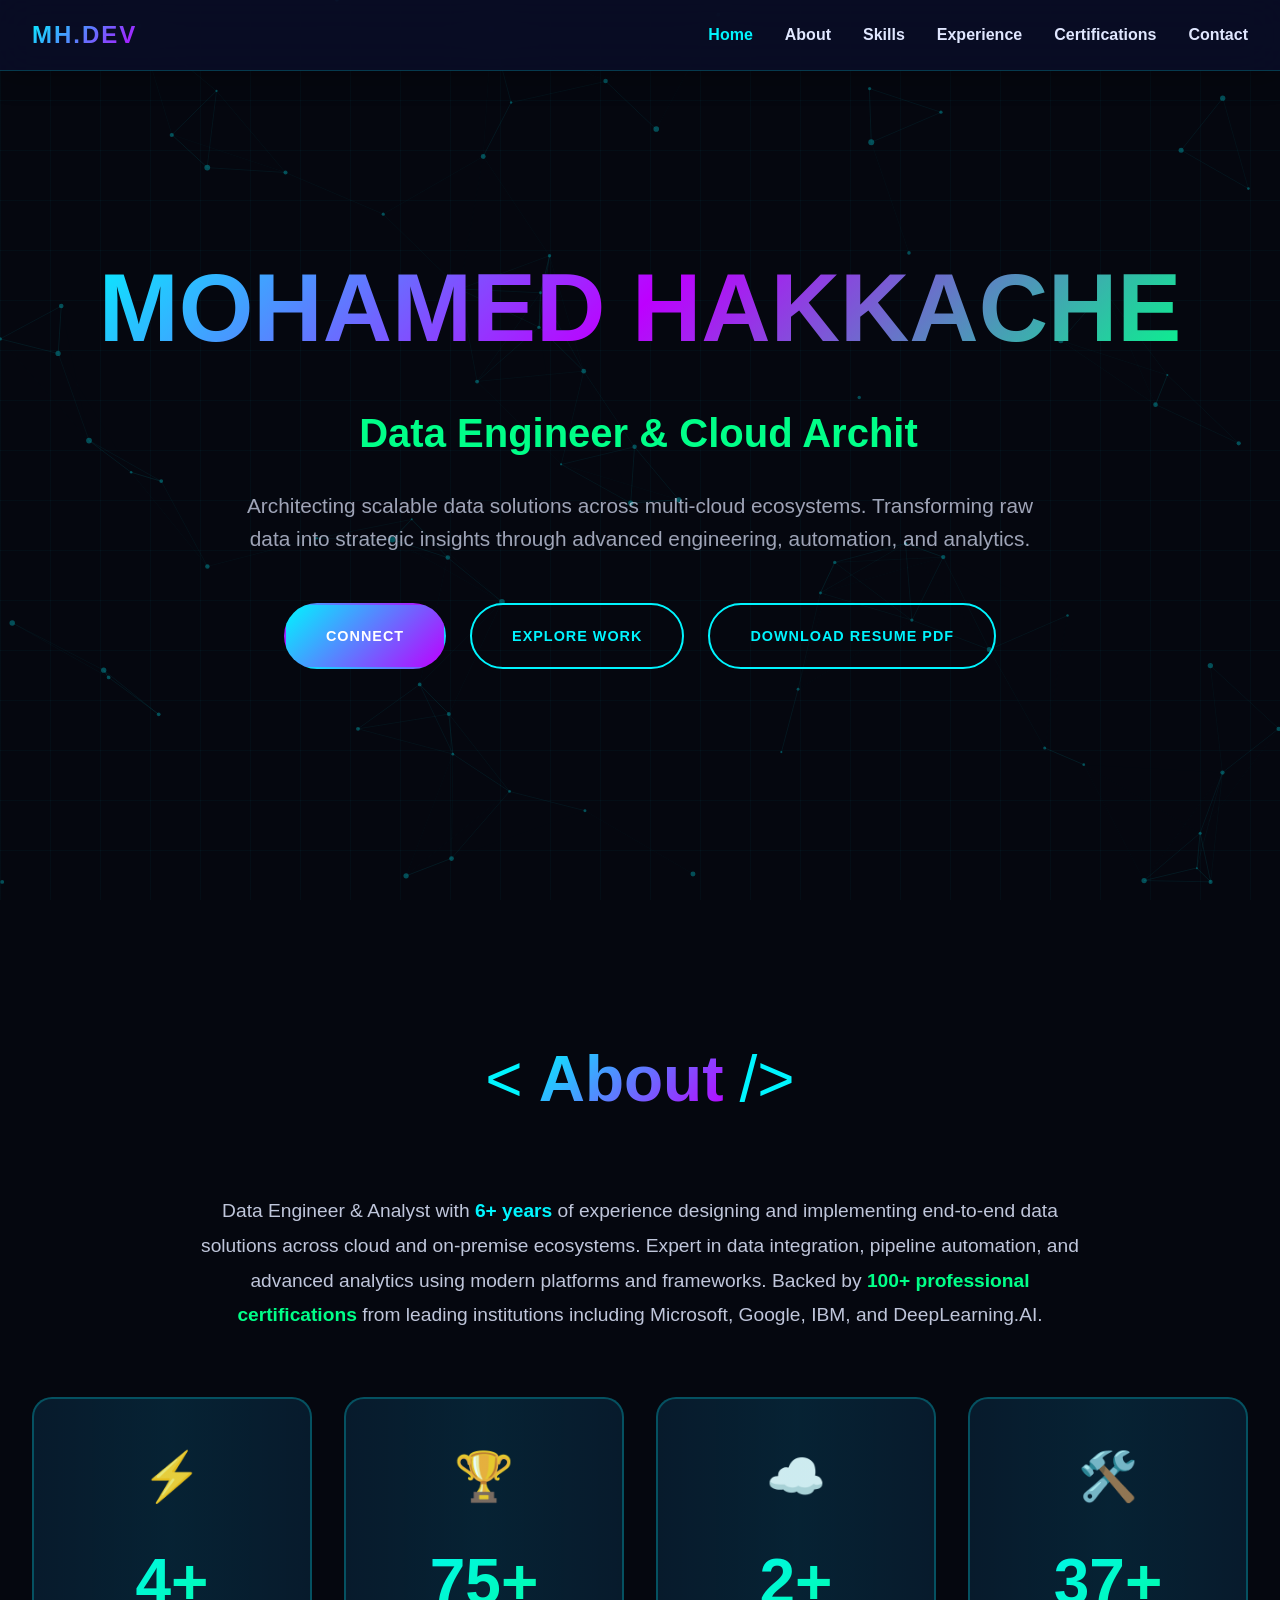
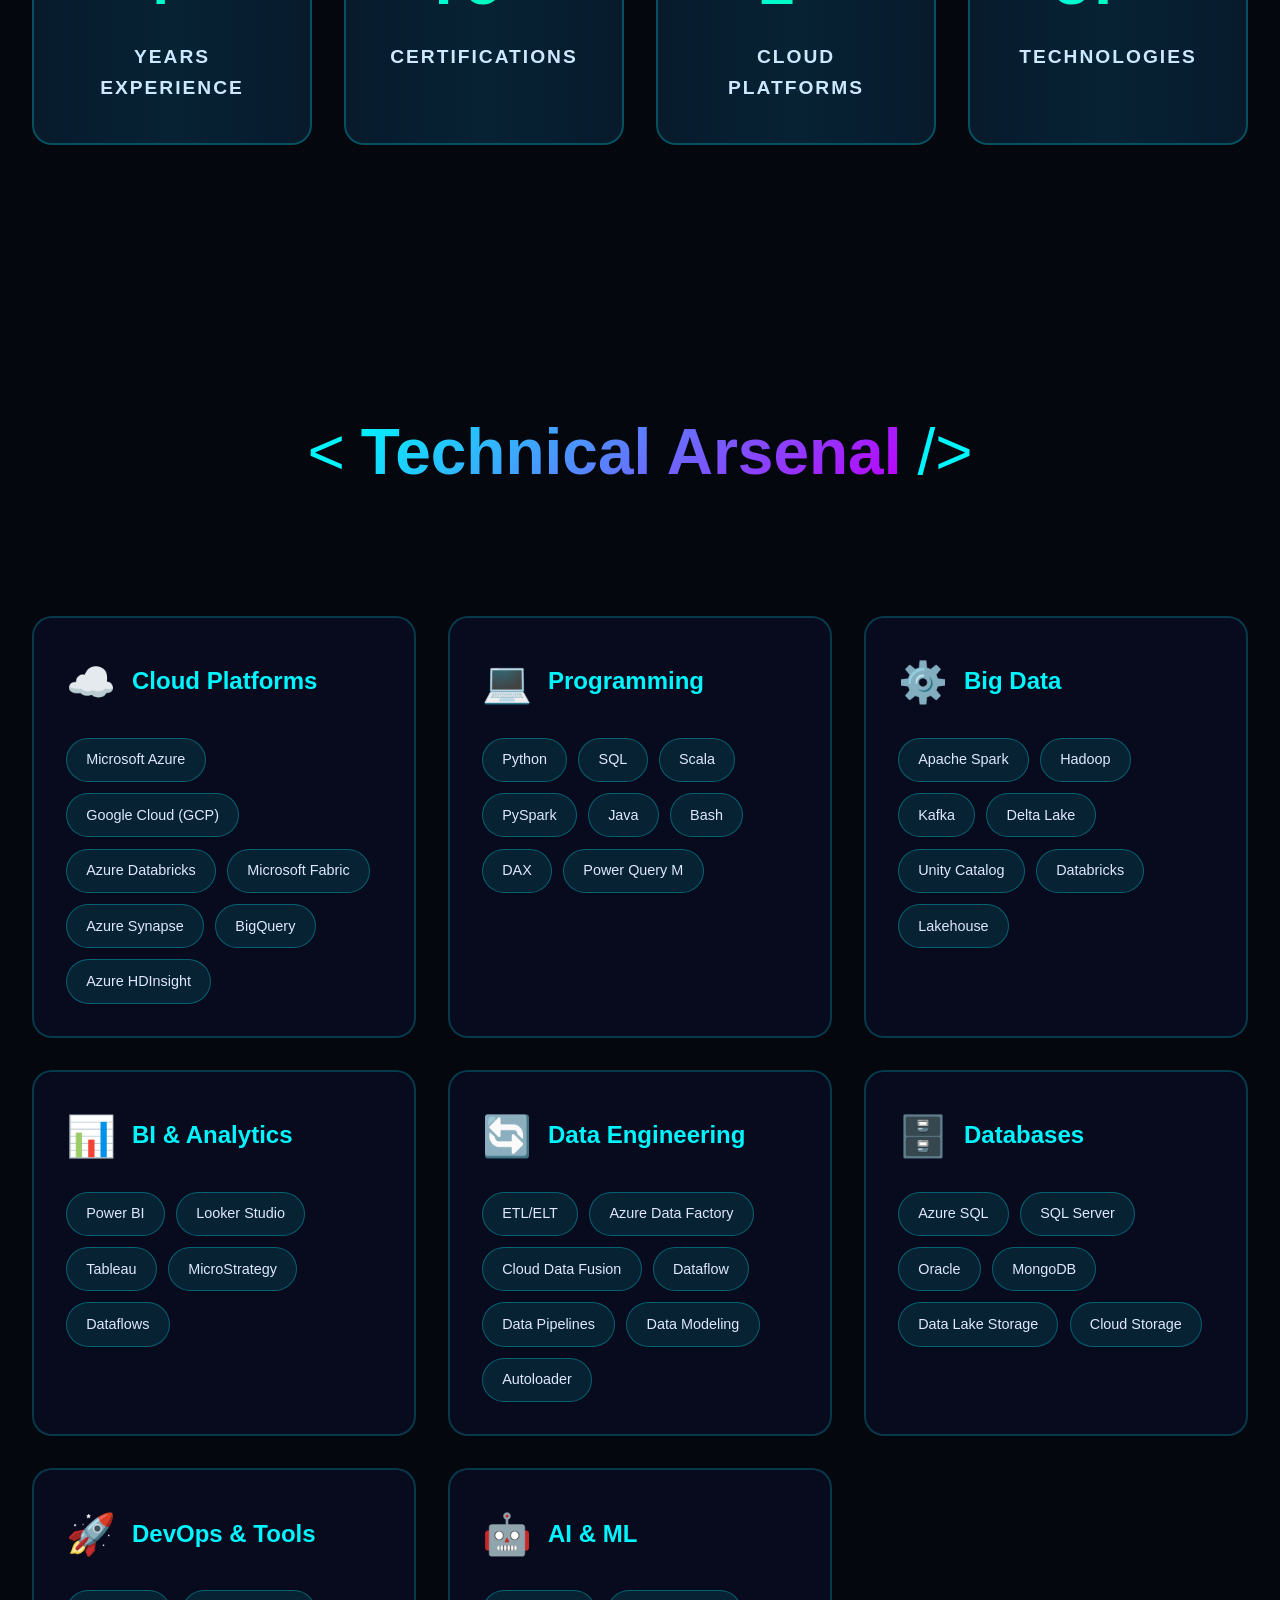
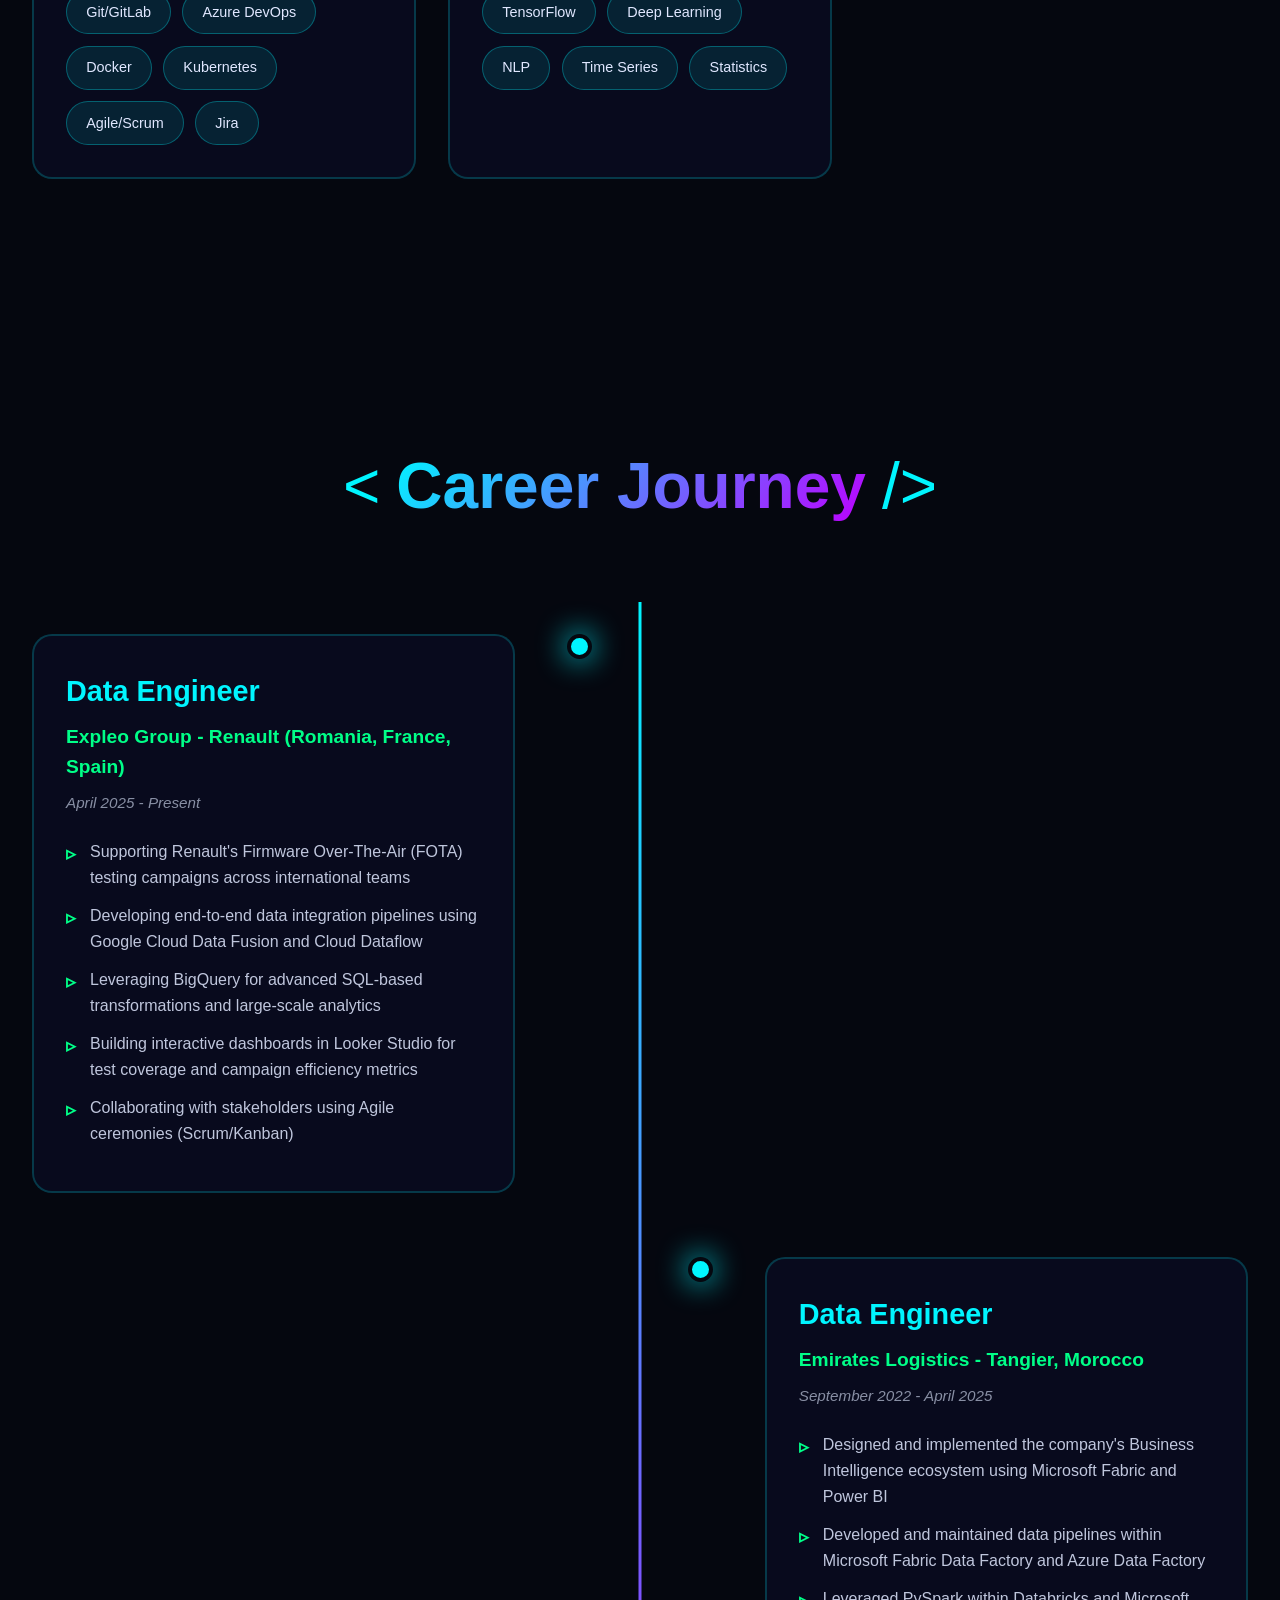
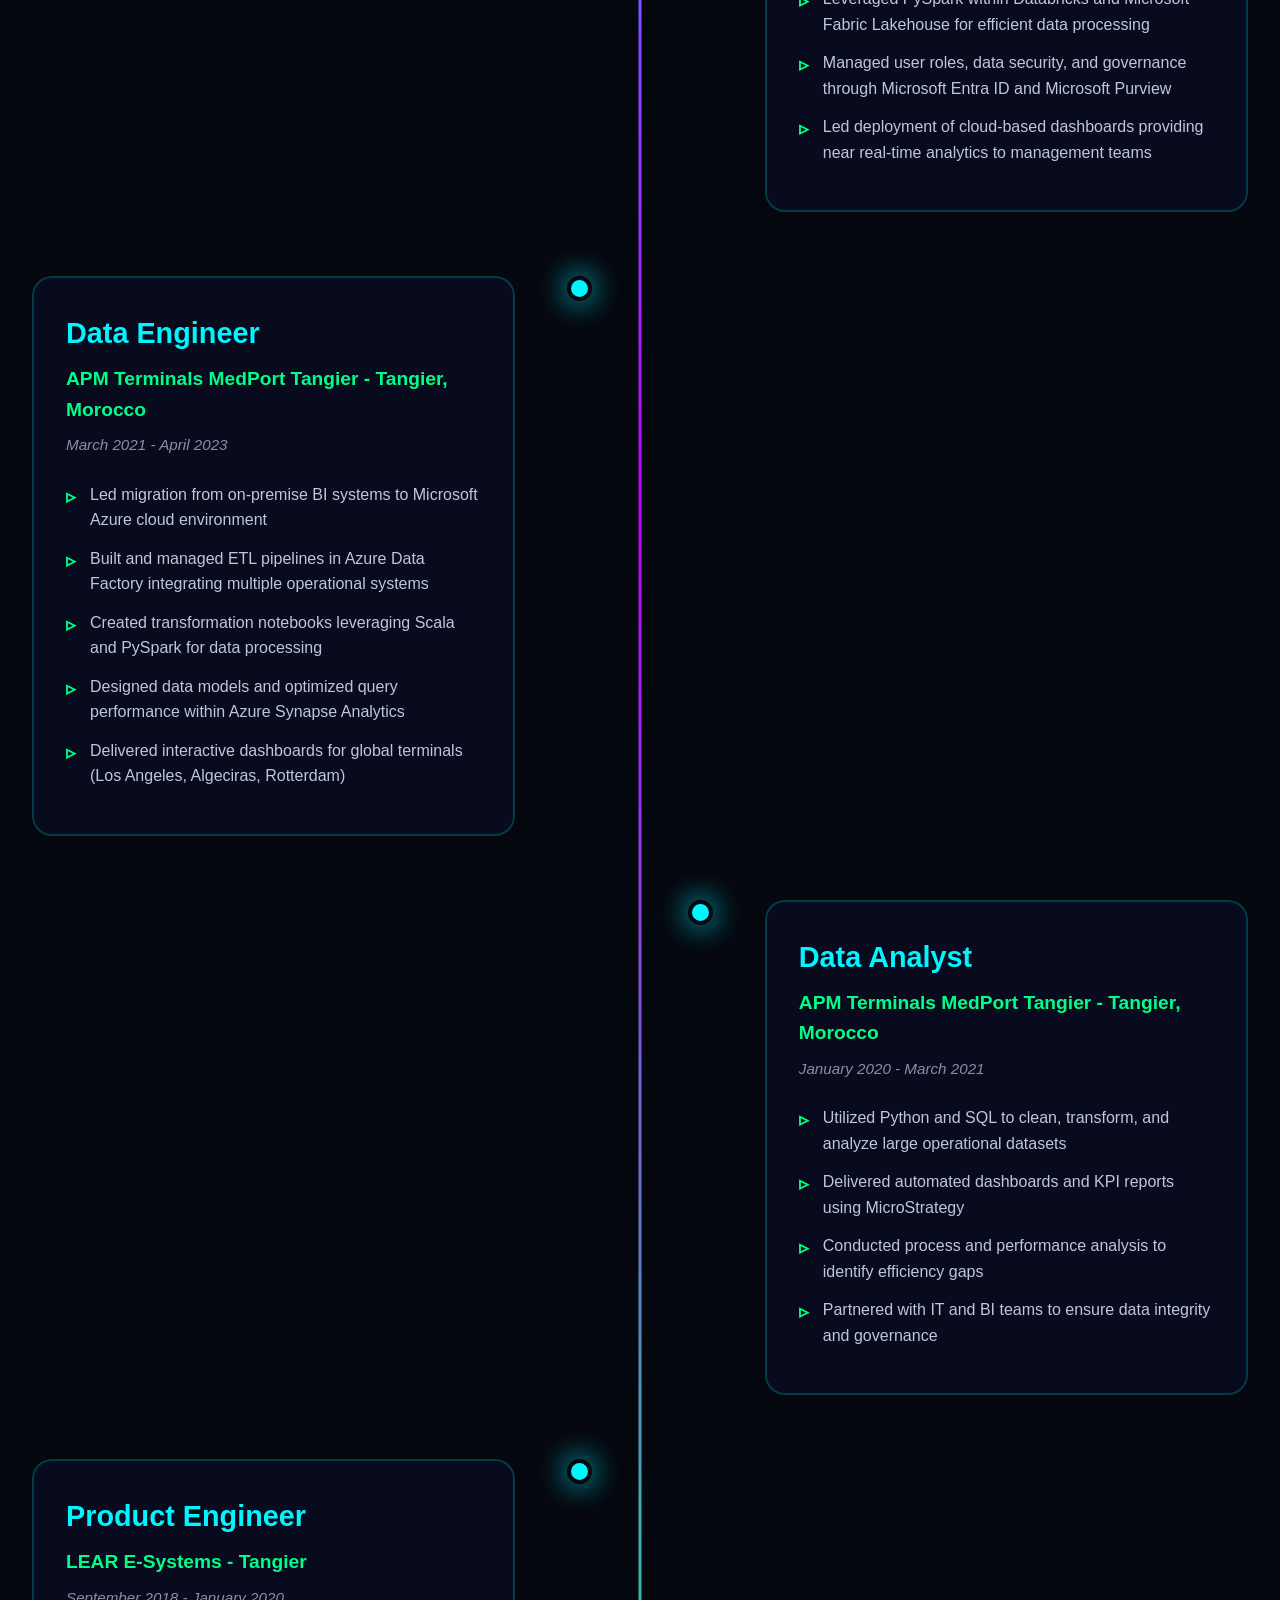
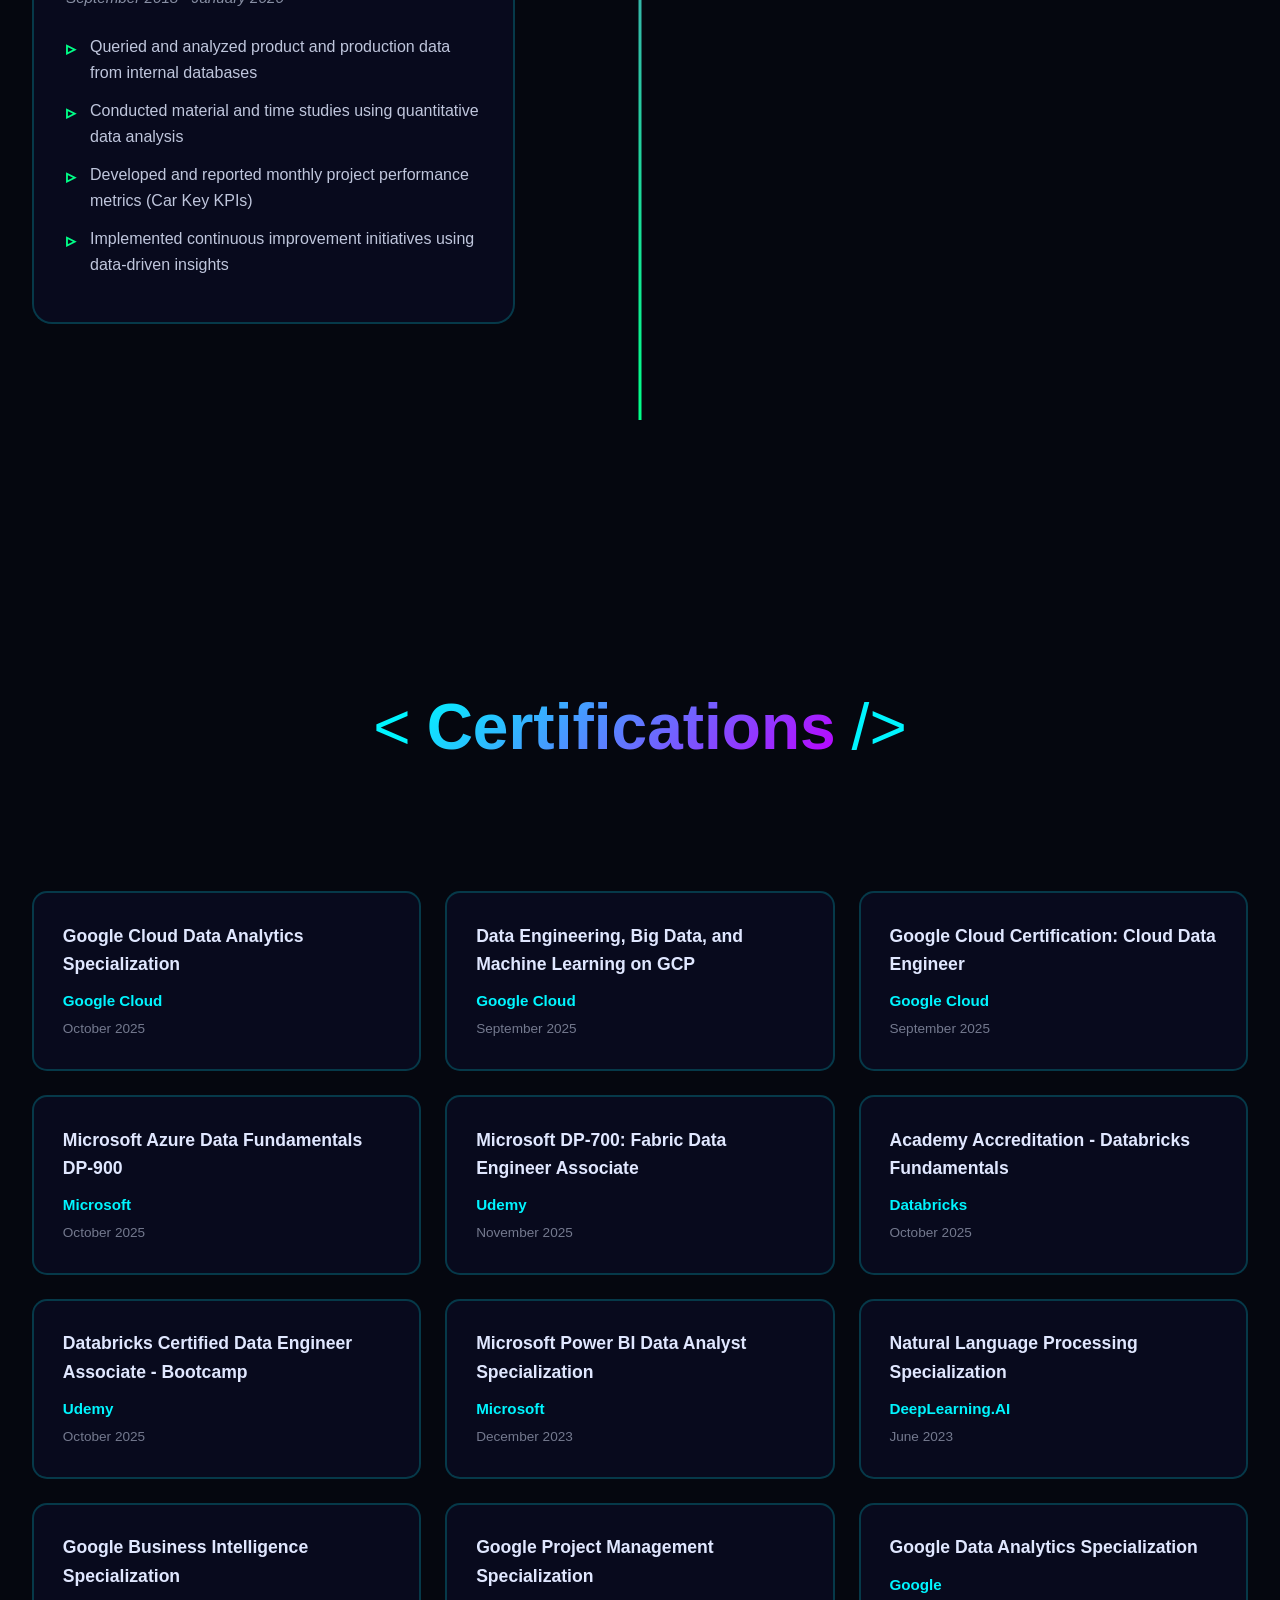
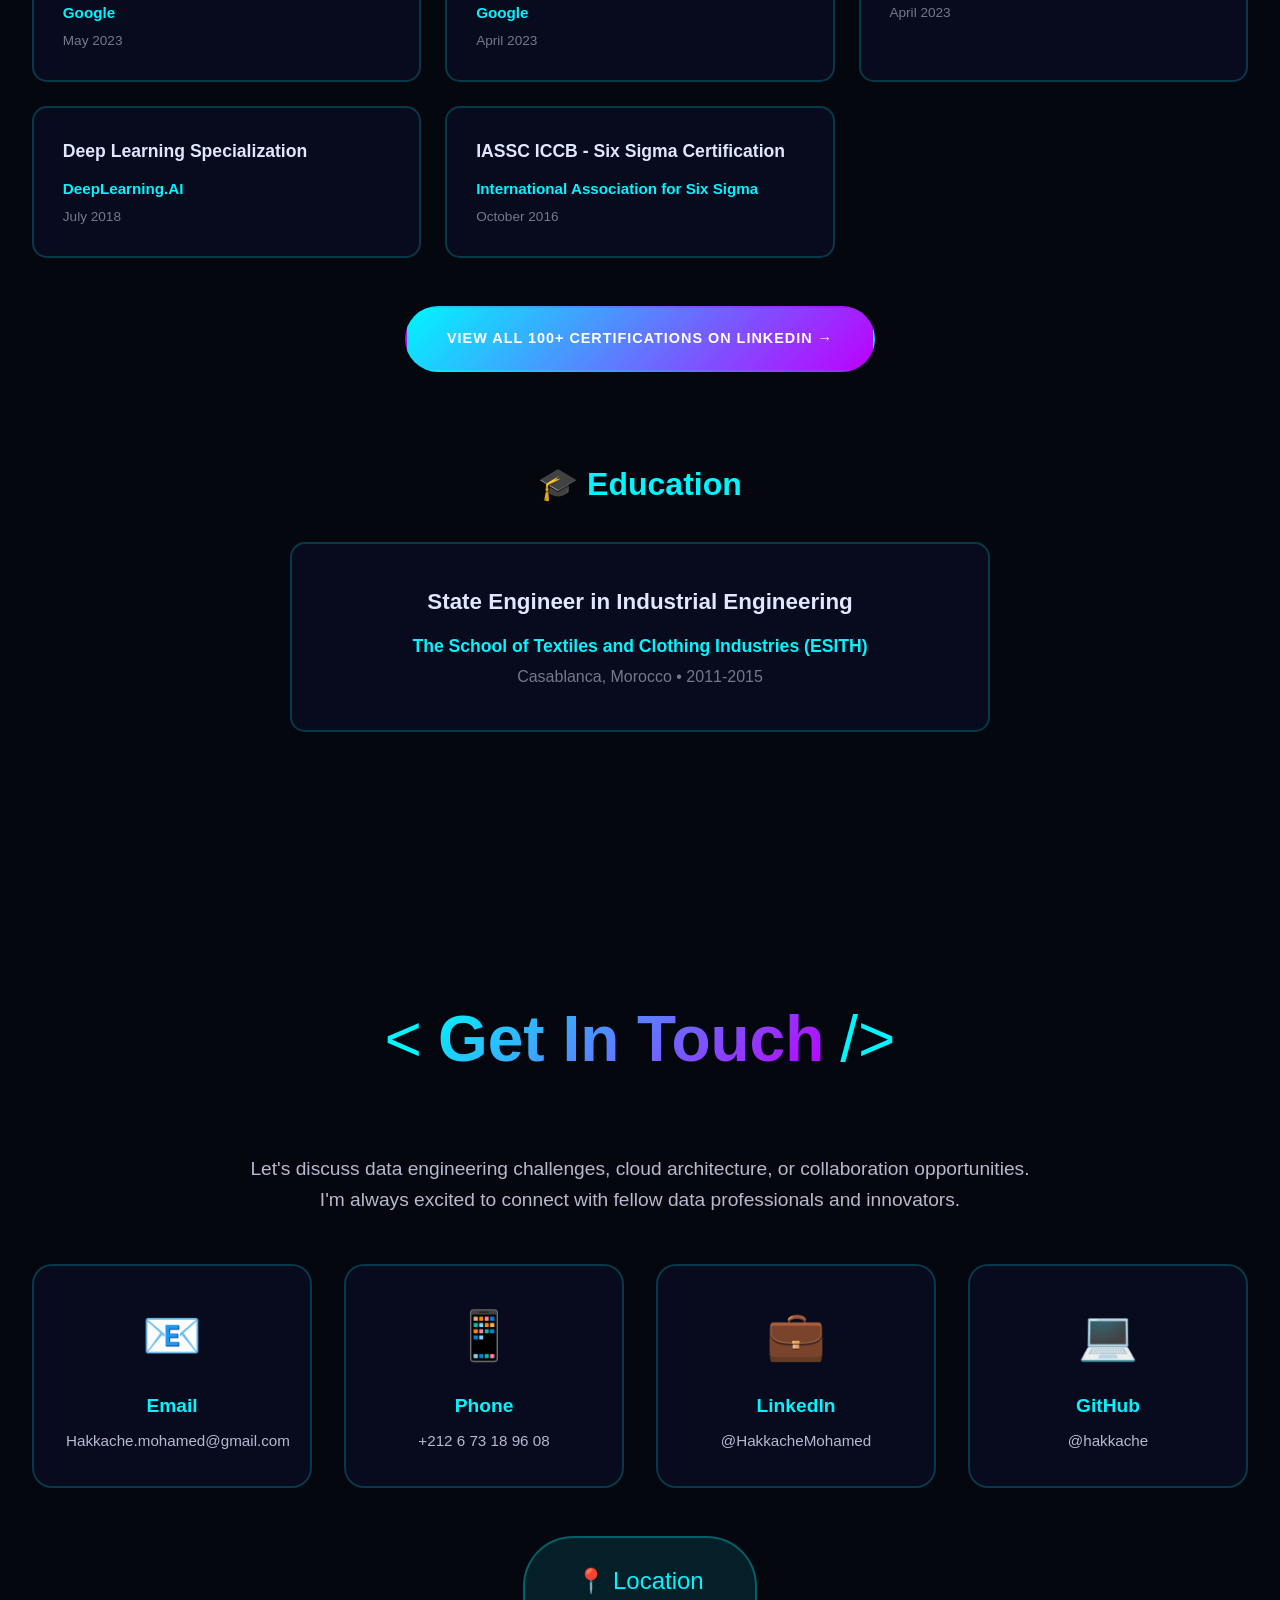
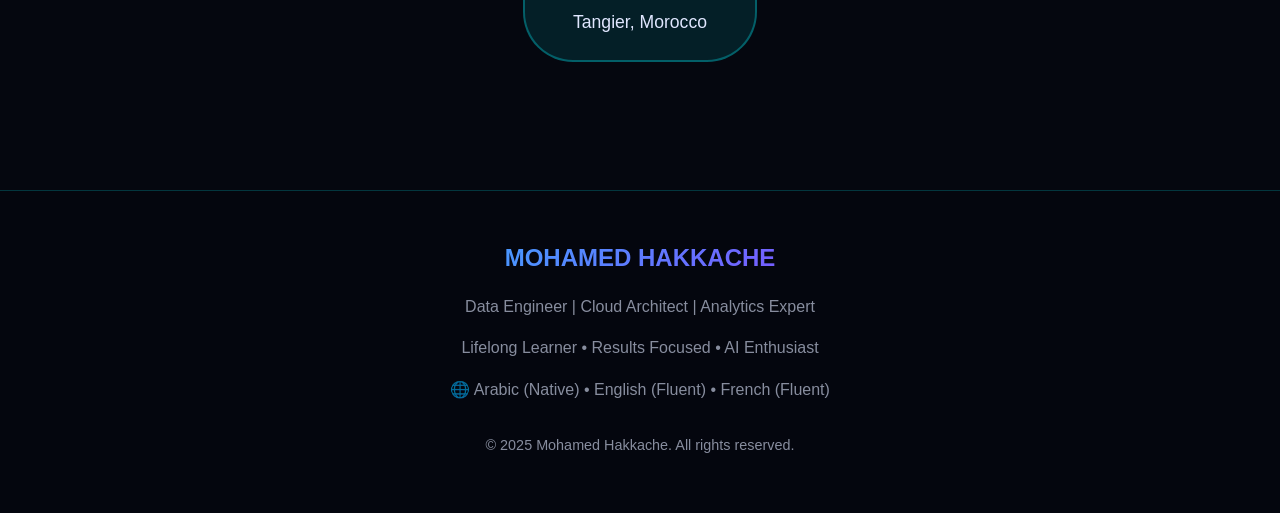
<file: data_engineer_portfolio (1).html>
<!DOCTYPE html>
<html lang="en">
<head>
    <meta charset="UTF-8">
    <meta name="viewport" content="width=device-width, initial-scale=1.0">
    <title>Mohamed Hakkache - Data Engineer Portfolio</title>
    <style>
        * {
            margin: 0;
            padding: 0;
            box-sizing: border-box;
        }

        :root {
            --primary: #00f5ff;
            --secondary: #bd00ff;
            --accent: #00ff88;
            --dark: #0a0e27;
            --darker: #05070f;
            --light: #e0e7ff;
        }

        body {
            font-family: 'Inter', -apple-system, BlinkMacSystemFont, 'Segoe UI', sans-serif;
            background: var(--darker);
            color: var(--light);
            overflow-x: hidden;
            line-height: 1.6;
        }

        /* Animated Grid Background */
        .grid-background {
            position: fixed;
            top: 0;
            left: 0;
            width: 100%;
            height: 100%;
            background-image: 
                linear-gradient(rgba(0, 245, 255, 0.03) 1px, transparent 1px),
                linear-gradient(90deg, rgba(0, 245, 255, 0.03) 1px, transparent 1px);
            background-size: 50px 50px;
            animation: gridMove 20s linear infinite;
            pointer-events: none;
            z-index: 1;
        }

        @keyframes gridMove {
            0% { transform: translate(0, 0); }
            100% { transform: translate(50px, 50px); }
        }

        /* Canvas for Data Visualization */
        #dataCanvas {
            position: fixed;
            top: 0;
            left: 0;
            width: 100%;
            height: 100%;
            pointer-events: none;
            z-index: 1;
            opacity: 0.6;
        }

        /* Navigation */
        nav {
            position: fixed;
            top: 0;
            width: 100%;
            background: rgba(10, 14, 39, 0.85);
            backdrop-filter: blur(20px);
            padding: 1rem 2rem;
            z-index: 1000;
            border-bottom: 1px solid rgba(0, 245, 255, 0.2);
            box-shadow: 0 4px 30px rgba(0, 0, 0, 0.3);
        }

        .nav-container {
            max-width: 1400px;
            margin: 0 auto;
            display: flex;
            justify-content: space-between;
            align-items: center;
        }

        .logo {
            font-size: 1.5rem;
            font-weight: 800;
            background: linear-gradient(135deg, var(--primary), var(--secondary));
            -webkit-background-clip: text;
            background-clip: text;
            -webkit-text-fill-color: transparent;
            letter-spacing: 2px;
        }

        nav ul {
            display: flex;
            gap: 2rem;
            list-style: none;
        }

        nav a {
            color: var(--light);
            text-decoration: none;
            font-weight: 600;
            transition: all 0.3s;
            position: relative;
            padding: 0.5rem 0;
        }

        nav a::after {
            content: '';
            position: absolute;
            bottom: 0;
            left: 50%;
            width: 0;
            height: 2px;
            background: var(--primary);
            transition: all 0.3s;
            transform: translateX(-50%);
        }

        nav a:hover::after {
            width: 100%;
        }

        /* Hero Section */
        .hero {
            min-height: 100vh;
            display: flex;
            align-items: center;
            justify-content: center;
            position: relative;
            z-index: 2;
            padding: 2rem;
        }

        .hero-content {
            max-width: 1200px;
            text-align: center;
        }

        .glitch {
            font-size: clamp(3rem, 8vw, 6rem);
            font-weight: 900;
            text-transform: uppercase;
            position: relative;
            margin-bottom: 1rem;
            background: linear-gradient(135deg, var(--primary), var(--secondary), var(--accent));
            -webkit-background-clip: text;
            background-clip: text;
            -webkit-text-fill-color: transparent;
            animation: glow 2s ease-in-out infinite alternate;
        }

        @keyframes glow {
            from { filter: drop-shadow(0 0 20px rgba(0, 245, 255, 0.5)); }
            to { filter: drop-shadow(0 0 40px rgba(189, 0, 255, 0.8)); }
        }

        .typing-text {
            font-size: clamp(1.5rem, 4vw, 2.5rem);
            color: var(--accent);
            margin-bottom: 1.5rem;
            font-weight: 600;
            min-height: 60px;
        }

        .cursor {
            display: inline-block;
            width: 3px;
            background: var(--accent);
            animation: blink 0.7s infinite;
        }

        @keyframes blink {
            0%, 50% { opacity: 1; }
            51%, 100% { opacity: 0; }
        }

        .hero-description {
            font-size: clamp(1rem, 2vw, 1.3rem);
            color: rgba(224, 231, 255, 0.7);
            margin-bottom: 3rem;
            max-width: 800px;
            margin-left: auto;
            margin-right: auto;
        }

        .cta-buttons {
            display: flex;
            gap: 1.5rem;
            justify-content: center;
            flex-wrap: wrap;
        }

        .btn {
            padding: 1.2rem 2.5rem;
            background: linear-gradient(135deg, var(--primary), var(--secondary));
            color: white;
            text-decoration: none;
            border-radius: 50px;
            font-weight: 700;
            transition: all 0.3s;
            border: 2px solid transparent;
            position: relative;
            overflow: hidden;
            text-transform: uppercase;
            letter-spacing: 1px;
            font-size: 0.9rem;
        }

        .btn::before {
            content: '';
            position: absolute;
            top: 50%;
            left: 50%;
            width: 0;
            height: 0;
            border-radius: 50%;
            background: rgba(255, 255, 255, 0.2);
            transform: translate(-50%, -50%);
            transition: width 0.6s, height 0.6s;
        }

        .btn:hover::before {
            width: 300px;
            height: 300px;
        }

        .btn:hover {
            transform: translateY(-3px);
            box-shadow: 0 10px 40px rgba(0, 245, 255, 0.4);
        }

        .btn-outline {
            background: transparent;
            border: 2px solid var(--primary);
            color: var(--primary);
        }

        .btn-outline:hover {
            background: var(--primary);
            color: var(--darker);
        }

        /* Section Styling */
        section {
            padding: 8rem 2rem;
            position: relative;
            z-index: 2;
        }

        .container {
            max-width: 1400px;
            margin: 0 auto;
        }

        .section-title {
            font-size: clamp(2.5rem, 5vw, 4rem);
            text-align: center;
            margin-bottom: 4rem;
            position: relative;
            display: inline-block;
            left: 50%;
            transform: translateX(-50%);
        }

        .section-title::before {
            content: '<';
            color: var(--primary);
            margin-right: 1rem;
            font-weight: 300;
        }

        .section-title::after {
            content: '/>';
            color: var(--primary);
            margin-left: 1rem;
            font-weight: 300;
        }

        .section-title span {
            background: linear-gradient(135deg, var(--primary), var(--secondary));
            -webkit-background-clip: text;
            background-clip: text;
            -webkit-text-fill-color: transparent;
        }

        /* Stats Dashboard */
        .stats-grid {
            display: grid;
            grid-template-columns: repeat(auto-fit, minmax(250px, 1fr));
            gap: 2rem;
            margin-top: 4rem;
        }

        .stat-card {
            background: rgba(10, 14, 39, 0.6);
            border: 2px solid rgba(0, 245, 255, 0.3);
            border-radius: 20px;
            padding: 2.5rem;
            text-align: center;
            position: relative;
            overflow: hidden;
            transition: all 0.4s;
            cursor: pointer;
        }

        .stat-card::before {
            content: '';
            position: absolute;
            top: -50%;
            left: -50%;
            width: 200%;
            height: 200%;
            background: linear-gradient(45deg, transparent, rgba(0, 245, 255, 0.1), transparent);
            transform: rotate(45deg);
            transition: all 0.6s;
        }

        .stat-card:hover::before {
            left: 100%;
        }

        .stat-card:hover {
            transform: translateY(-10px) scale(1.02);
            border-color: var(--primary);
            box-shadow: 0 20px 60px rgba(0, 245, 255, 0.3);
        }

        .stat-number {
            font-size: 4rem;
            font-weight: 900;
            background: linear-gradient(135deg, var(--primary), var(--accent));
            -webkit-background-clip: text;
            background-clip: text;
            -webkit-text-fill-color: transparent;
            margin-bottom: 0.5rem;
            transition: all 0.3s;
        }

        .stat-card:hover .stat-number {
            transform: scale(1.1);
        }

        .stat-label {
            color: var(--light);
            font-size: 1.2rem;
            font-weight: 600;
            text-transform: uppercase;
            letter-spacing: 2px;
        }

        .stat-icon {
            font-size: 3rem;
            margin-bottom: 1rem;
        }

        /* Skills Matrix */
        .skills-matrix {
            display: grid;
            grid-template-columns: repeat(auto-fit, minmax(320px, 1fr));
            gap: 2rem;
            margin-top: 3rem;
        }

        .skill-box {
            background: rgba(10, 14, 39, 0.6);
            border: 2px solid rgba(0, 245, 255, 0.2);
            border-radius: 20px;
            padding: 2rem;
            transition: all 0.4s;
            position: relative;
            overflow: hidden;
        }

        .skill-box::after {
            content: '';
            position: absolute;
            top: 0;
            left: -100%;
            width: 100%;
            height: 100%;
            background: linear-gradient(90deg, transparent, rgba(0, 245, 255, 0.1), transparent);
            transition: left 0.5s;
        }

        .skill-box:hover::after {
            left: 100%;
        }

        .skill-box:hover {
            border-color: var(--primary);
            transform: translateY(-5px);
            box-shadow: 0 15px 50px rgba(0, 245, 255, 0.2);
        }

        .skill-header {
            display: flex;
            align-items: center;
            gap: 1rem;
            margin-bottom: 1.5rem;
        }

        .skill-icon {
            font-size: 2.5rem;
        }

        .skill-title {
            color: var(--primary);
            font-size: 1.5rem;
            font-weight: 700;
        }

        .skill-items {
            display: flex;
            flex-wrap: wrap;
            gap: 0.7rem;
        }

        .skill-tag {
            background: rgba(0, 245, 255, 0.1);
            border: 1px solid rgba(0, 245, 255, 0.3);
            padding: 0.6rem 1.2rem;
            border-radius: 25px;
            font-size: 0.9rem;
            transition: all 0.3s;
            cursor: pointer;
            font-weight: 500;
        }

        .skill-tag:hover {
            background: rgba(0, 245, 255, 0.2);
            border-color: var(--primary);
            transform: translateY(-2px);
            box-shadow: 0 5px 15px rgba(0, 245, 255, 0.3);
        }

        /* Experience Timeline */
        .timeline {
            position: relative;
            padding: 2rem 0;
        }

        .timeline::before {
            content: '';
            position: absolute;
            left: 50%;
            top: 0;
            bottom: 0;
            width: 3px;
            background: linear-gradient(180deg, var(--primary), var(--secondary), var(--accent));
            transform: translateX(-50%);
        }

        .timeline-item {
            margin-bottom: 4rem;
            position: relative;
            width: 45%;
        }

        .timeline-item:nth-child(odd) {
            left: 0;
            padding-right: 4rem;
        }

        .timeline-item:nth-child(even) {
            left: 55%;
            padding-left: 4rem;
        }

        .timeline-dot {
            position: absolute;
            top: 0;
            width: 25px;
            height: 25px;
            border-radius: 50%;
            background: var(--primary);
            border: 4px solid var(--darker);
            box-shadow: 0 0 30px var(--primary);
            z-index: 1;
        }

        .timeline-item:nth-child(odd) .timeline-dot {
            right: -12.5px;
        }

        .timeline-item:nth-child(even) .timeline-dot {
            left: -12.5px;
        }

        .timeline-content {
            background: rgba(10, 14, 39, 0.6);
            border: 2px solid rgba(0, 245, 255, 0.2);
            border-radius: 20px;
            padding: 2rem;
            transition: all 0.4s;
        }

        .timeline-content:hover {
            border-color: var(--primary);
            transform: scale(1.03);
            box-shadow: 0 15px 50px rgba(0, 245, 255, 0.3);
        }

        .job-title {
            color: var(--primary);
            font-size: 1.8rem;
            font-weight: 700;
            margin-bottom: 0.5rem;
        }

        .company {
            color: var(--accent);
            font-size: 1.2rem;
            margin-bottom: 0.5rem;
            font-weight: 600;
        }

        .date {
            color: rgba(224, 231, 255, 0.6);
            font-size: 0.95rem;
            margin-bottom: 1.5rem;
            font-style: italic;
        }

        .job-highlights {
            list-style: none;
        }

        .job-highlights li {
            padding-left: 1.5rem;
            margin-bottom: 0.8rem;
            position: relative;
            color: rgba(224, 231, 255, 0.85);
            line-height: 1.6;
        }

        .job-highlights li::before {
            content: '▹';
            position: absolute;
            left: 0;
            color: var(--accent);
            font-weight: bold;
            font-size: 1.2rem;
        }

        /* Certifications */
        .cert-grid {
            display: grid;
            grid-template-columns: repeat(auto-fill, minmax(300px, 1fr));
            gap: 1.5rem;
            margin-top: 3rem;
        }

        .cert-card {
            background: rgba(10, 14, 39, 0.6);
            border: 2px solid rgba(0, 245, 255, 0.2);
            border-radius: 15px;
            padding: 1.8rem;
            transition: all 0.3s;
            cursor: pointer;
            position: relative;
            overflow: hidden;
            text-decoration: none;
            color: inherit;
            display: block;
        }

        .cert-card::before {
            content: '🔗';
            position: absolute;
            top: 10px;
            right: 10px;
            font-size: 1.5rem;
            opacity: 0;
            transition: opacity 0.3s;
        }

        .cert-card:hover::before {
            opacity: 1;
        }

        .cert-card:hover {
            border-color: var(--primary);
            transform: translateY(-5px);
            box-shadow: 0 10px 30px rgba(0, 245, 255, 0.2);
        }

        .cert-title {
            color: var(--light);
            font-weight: 700;
            margin-bottom: 0.7rem;
            font-size: 1.1rem;
        }

        .cert-org {
            color: var(--primary);
            font-size: 0.95rem;
            font-weight: 600;
        }

        .cert-date {
            color: rgba(224, 231, 255, 0.5);
            font-size: 0.85rem;
            margin-top: 0.3rem;
        }

        /* Contact Section */
        .contact-grid {
            display: grid;
            grid-template-columns: repeat(auto-fit, minmax(280px, 1fr));
            gap: 2rem;
            margin-top: 3rem;
        }

        .contact-card {
            background: rgba(10, 14, 39, 0.6);
            border: 2px solid rgba(0, 245, 255, 0.2);
            border-radius: 20px;
            padding: 2rem;
            text-align: center;
            transition: all 0.4s;
            cursor: pointer;
            text-decoration: none;
            color: var(--light);
            display: block;
        }

        .contact-card:hover {
            border-color: var(--primary);
            transform: translateY(-10px);
            box-shadow: 0 15px 50px rgba(0, 245, 255, 0.3);
        }

        .contact-icon {
            font-size: 3rem;
            margin-bottom: 1rem;
        }

        .contact-label {
            font-size: 1.2rem;
            font-weight: 700;
            margin-bottom: 0.5rem;
            color: var(--primary);
        }

        .contact-info {
            color: rgba(224, 231, 255, 0.8);
            font-size: 0.95rem;
        }

        /* Footer */
        footer {
            background: rgba(5, 7, 15, 0.95);
            padding: 3rem 2rem;
            text-align: center;
            position: relative;
            z-index: 2;
            border-top: 1px solid rgba(0, 245, 255, 0.2);
        }

        .footer-content {
            max-width: 1400px;
            margin: 0 auto;
        }

        .footer-title {
            font-size: 1.5rem;
            font-weight: 700;
            background: linear-gradient(135deg, var(--primary), var(--secondary));
            -webkit-background-clip: text;
            background-clip: text;
            -webkit-text-fill-color: transparent;
            margin-bottom: 1rem;
        }

        .footer-text {
            color: rgba(224, 231, 255, 0.6);
            margin-bottom: 0.5rem;
        }

        /* Responsive Design */
        @media (max-width: 1024px) {
            .timeline::before {
                left: 30px;
            }

            .timeline-item {
                width: 100%;
                left: 0 !important;
                padding-left: 4rem !important;
                padding-right: 0 !important;
            }

            .timeline-item .timeline-dot {
                left: 17.5px !important;
                right: auto !important;
            }
        }

        @media (max-width: 768px) {
            nav ul {
                gap: 1rem;
                font-size: 0.9rem;
            }

            .logo {
                font-size: 1.2rem;
            }

            section {
                padding: 4rem 1rem;
            }

            .timeline-item {
                padding-left: 3rem !important;
            }
        }

        /* Loading Animation */
        .loader {
            position: fixed;
            top: 0;
            left: 0;
            width: 100%;
            height: 100%;
            background: var(--darker);
            display: flex;
            justify-content: center;
            align-items: center;
            z-index: 9999;
            transition: opacity 0.5s, visibility 0.5s;
        }

        .loader.hidden {
            opacity: 0;
            visibility: hidden;
        }

        .loader-text {
            font-size: 2rem;
            font-weight: 700;
            color: var(--primary);
            animation: pulse 1.5s ease-in-out infinite;
        }

        @keyframes pulse {
            0%, 100% { opacity: 1; transform: scale(1); }
            50% { opacity: 0.5; transform: scale(1.05); }
        }
    </style>
</head>
<body>
    <!-- Loading Screen -->
    <div class="loader" id="loader">
        <div class="loader-text">INITIALIZING...</div>
    </div>

    <!-- Animated Background -->
    <div class="grid-background"></div>
    <canvas id="dataCanvas"></canvas>

    <!-- Navigation -->
    <nav>
        <div class="nav-container">
            <div class="logo">MH.DEV</div>
            <ul>
                <li><a href="#home">Home</a></li>
                <li><a href="#about">About</a></li>
                <li><a href="#skills">Skills</a></li>
                <li><a href="#experience">Experience</a></li>
                <li><a href="#certifications">Certifications</a></li>
                <li><a href="#contact">Contact</a></li>
            </ul>
        </div>
    </nav>

    <!-- Hero Section -->
    <section id="home" class="hero">
        <div class="hero-content">
            <h1 class="glitch">MOHAMED HAKKACHE</h1>
            <div class="typing-text" id="typingText"></div>
            <p class="hero-description">
                Architecting scalable data solutions across multi-cloud ecosystems. Transforming raw data into strategic insights through advanced engineering, automation, and analytics.
            </p>
            <div class="cta-buttons">
                <a href="#contact" class="btn">Connect</a>
                <a href="#experience" class="btn btn-outline">Explore Work</a>
                <a href="#" id="downloadCV" class="btn btn-outline">Download Resume PDF</a>
            </div>
        </div>
    </section>

    <!-- About Section -->
    <section id="about">
        <div class="container">
            <h2 class="section-title"><span>About</span></h2>
            <p style="text-align: center; max-width: 900px; margin: 0 auto 3rem; font-size: 1.2rem; color: rgba(224, 231, 255, 0.85); line-height: 1.8;">
                Data Engineer & Analyst with <strong style="color: var(--primary);">6+ years</strong> of experience designing and implementing end-to-end data solutions across cloud and on-premise ecosystems. Expert in data integration, pipeline automation, and advanced analytics using modern platforms and frameworks. Backed by <strong style="color: var(--accent);">100+ professional certifications</strong> from leading institutions including Microsoft, Google, IBM, and DeepLearning.AI.
            </p>

            <div class="stats-grid">
                <div class="stat-card">
                    <div class="stat-icon">⚡</div>
                    <div class="stat-number" data-target="6">0</div>
                    <div class="stat-label">Years Experience</div>
                </div>
                <div class="stat-card">
                    <div class="stat-icon">🏆</div>
                    <div class="stat-number" data-target="100">0</div>
                    <div class="stat-label">Certifications</div>
                </div>
                <div class="stat-card">
                    <div class="stat-icon">☁️</div>
                    <div class="stat-number" data-target="3">0</div>
                    <div class="stat-label">Cloud Platforms</div>
                </div>
                <div class="stat-card">
                    <div class="stat-icon">🛠️</div>
                    <div class="stat-number" data-target="50">0</div>
                    <div class="stat-label">Technologies</div>
                </div>
            </div>
        </div>
    </section>

    <!-- Skills Section -->
    <section id="skills">
        <div class="container">
            <h2 class="section-title"><span>Technical Arsenal</span></h2>
            <div class="skills-matrix">
                <div class="skill-box">
                    <div class="skill-header">
                        <div class="skill-icon">☁️</div>
                        <div class="skill-title">Cloud Platforms</div>
                    </div>
                    <div class="skill-items">
                        <span class="skill-tag">Microsoft Azure</span>
                        <span class="skill-tag">Google Cloud (GCP)</span>
                        <span class="skill-tag">Azure Databricks</span>
                        <span class="skill-tag">Microsoft Fabric</span>
                        <span class="skill-tag">Azure Synapse</span>
                        <span class="skill-tag">BigQuery</span>
                        <span class="skill-tag">Azure HDInsight</span>
                    </div>
                </div>

                <div class="skill-box">
                    <div class="skill-header">
                        <div class="skill-icon">💻</div>
                        <div class="skill-title">Programming</div>
                    </div>
                    <div class="skill-items">
                        <span class="skill-tag">Python</span>
                        <span class="skill-tag">SQL</span>
                        <span class="skill-tag">Scala</span>
                        <span class="skill-tag">PySpark</span>
                        <span class="skill-tag">Java</span>
                        <span class="skill-tag">Bash</span>
                        <span class="skill-tag">DAX</span>
                        <span class="skill-tag">Power Query M</span>
                    </div>
                </div>

                <div class="skill-box">
                    <div class="skill-header">
                        <div class="skill-icon">⚙️</div>
                        <div class="skill-title">Big Data</div>
                    </div>
                    <div class="skill-items">
                        <span class="skill-tag">Apache Spark</span>
                        <span class="skill-tag">Hadoop</span>
                        <span class="skill-tag">Kafka</span>
                        <span class="skill-tag">Delta Lake</span>
                        <span class="skill-tag">Unity Catalog</span>
                        <span class="skill-tag">Databricks</span>
                        <span class="skill-tag">Lakehouse</span>
                    </div>
                </div>

                <div class="skill-box">
                    <div class="skill-header">
                        <div class="skill-icon">📊</div>
                        <div class="skill-title">BI & Analytics</div>
                    </div>
                    <div class="skill-items">
                        <span class="skill-tag">Power BI</span>
                        <span class="skill-tag">Looker Studio</span>
                        <span class="skill-tag">Tableau</span>
                        <span class="skill-tag">MicroStrategy</span>
                        <span class="skill-tag">Dataflows</span>
                    </div>
                </div>

                <div class="skill-box">
                    <div class="skill-header">
                        <div class="skill-icon">🔄</div>
                        <div class="skill-title">Data Engineering</div>
                    </div>
                    <div class="skill-items">
                        <span class="skill-tag">ETL/ELT</span>
                        <span class="skill-tag">Azure Data Factory</span>
                        <span class="skill-tag">Cloud Data Fusion</span>
                        <span class="skill-tag">Dataflow</span>
                        <span class="skill-tag">Data Pipelines</span>
                        <span class="skill-tag">Data Modeling</span>
                        <span class="skill-tag">Autoloader</span>
                    </div>
                </div>

                <div class="skill-box">
                    <div class="skill-header">
                        <div class="skill-icon">🗄️</div>
                        <div class="skill-title">Databases</div>
                    </div>
                    <div class="skill-items">
                        <span class="skill-tag">Azure SQL</span>
                        <span class="skill-tag">SQL Server</span>
                        <span class="skill-tag">Oracle</span>
                        <span class="skill-tag">MongoDB</span>
                        <span class="skill-tag">Data Lake Storage</span>
                        <span class="skill-tag">Cloud Storage</span>
                    </div>
                </div>

                <div class="skill-box">
                    <div class="skill-header">
                        <div class="skill-icon">🚀</div>
                        <div class="skill-title">DevOps & Tools</div>
                    </div>
                    <div class="skill-items">
                        <span class="skill-tag">Git/GitLab</span>
                        <span class="skill-tag">Azure DevOps</span>
                        <span class="skill-tag">Docker</span>
                        <span class="skill-tag">Kubernetes</span>
                        <span class="skill-tag">Agile/Scrum</span>
                        <span class="skill-tag">Jira</span>
                    </div>
                </div>

                <div class="skill-box">
                    <div class="skill-header">
                        <div class="skill-icon">🤖</div>
                        <div class="skill-title">AI & ML</div>
                    </div>
                    <div class="skill-items">
                        <span class="skill-tag">TensorFlow</span>
                        <span class="skill-tag">Deep Learning</span>
                        <span class="skill-tag">NLP</span>
                        <span class="skill-tag">Time Series</span>
                        <span class="skill-tag">Statistics</span>
                    </div>
                </div>
            </div>
        </div>
    </section>

    <!-- Experience Section -->
    <section id="experience">
        <div class="container">
            <h2 class="section-title"><span>Career Journey</span></h2>
            <div class="timeline">
                <!-- Experience 1 -->
                <div class="timeline-item">
                    <div class="timeline-dot"></div>
                    <div class="timeline-content">
                        <h3 class="job-title">Data Engineer</h3>
                        <div class="company">Expleo Group - Renault (Romania, France, Spain)</div>
                        <div class="date">April 2025 - Present</div>
                        <ul class="job-highlights">
                            <li>Supporting Renault's Firmware Over-The-Air (FOTA) testing campaigns across international teams</li>
                            <li>Developing end-to-end data integration pipelines using Google Cloud Data Fusion and Cloud Dataflow</li>
                            <li>Leveraging BigQuery for advanced SQL-based transformations and large-scale analytics</li>
                            <li>Building interactive dashboards in Looker Studio for test coverage and campaign efficiency metrics</li>
                            <li>Collaborating with stakeholders using Agile ceremonies (Scrum/Kanban)</li>
                        </ul>
                    </div>
                </div>

                <!-- Experience 2 -->
                <div class="timeline-item">
                    <div class="timeline-dot"></div>
                    <div class="timeline-content">
                        <h3 class="job-title">Data Engineer</h3>
                        <div class="company">Emirates Logistics - Tangier, Morocco</div>
                        <div class="date">September 2022 - April 2025</div>
                        <ul class="job-highlights">
                            <li>Designed and implemented the company's Business Intelligence ecosystem using Microsoft Fabric and Power BI</li>
                            <li>Developed and maintained data pipelines within Microsoft Fabric Data Factory and Azure Data Factory</li>
                            <li>Leveraged PySpark within Databricks and Microsoft Fabric Lakehouse for efficient data processing</li>
                            <li>Managed user roles, data security, and governance through Microsoft Entra ID and Microsoft Purview</li>
                            <li>Led deployment of cloud-based dashboards providing near real-time analytics to management teams</li>
                        </ul>
                    </div>
                </div>

                <!-- Experience 3 -->
                <div class="timeline-item">
                    <div class="timeline-dot"></div>
                    <div class="timeline-content">
                        <h3 class="job-title">Data Engineer</h3>
                        <div class="company">APM Terminals MedPort Tangier - Tangier, Morocco</div>
                        <div class="date">March 2021 - April 2023</div>
                        <ul class="job-highlights">
                            <li>Led migration from on-premise BI systems to Microsoft Azure cloud environment</li>
                            <li>Built and managed ETL pipelines in Azure Data Factory integrating multiple operational systems</li>
                            <li>Created transformation notebooks leveraging Scala and PySpark for data processing</li>
                            <li>Designed data models and optimized query performance within Azure Synapse Analytics</li>
                            <li>Delivered interactive dashboards for global terminals (Los Angeles, Algeciras, Rotterdam)</li>
                        </ul>
                    </div>
                </div>

                <!-- Experience 4 -->
                <div class="timeline-item">
                    <div class="timeline-dot"></div>
                    <div class="timeline-content">
                        <h3 class="job-title">Data Analyst</h3>
                        <div class="company">APM Terminals MedPort Tangier - Tangier, Morocco</div>
                        <div class="date">January 2020 - March 2021</div>
                        <ul class="job-highlights">
                            <li>Utilized Python and SQL to clean, transform, and analyze large operational datasets</li>
                            <li>Delivered automated dashboards and KPI reports using MicroStrategy</li>
                            <li>Conducted process and performance analysis to identify efficiency gaps</li>
                            <li>Partnered with IT and BI teams to ensure data integrity and governance</li>
                        </ul>
                    </div>
                </div>

                <!-- Experience 5 -->
                <div class="timeline-item">
                    <div class="timeline-dot"></div>
                    <div class="timeline-content">
                        <h3 class="job-title">Product Engineer</h3>
                        <div class="company">LEAR E-Systems - Tangier</div>
                        <div class="date">September 2018 - January 2020</div>
                        <ul class="job-highlights">
                            <li>Queried and analyzed product and production data from internal databases</li>
                            <li>Conducted material and time studies using quantitative data analysis</li>
                            <li>Developed and reported monthly project performance metrics (Car Key KPIs)</li>
                            <li>Implemented continuous improvement initiatives using data-driven insights</li>
                        </ul>
                    </div>
                </div>
            </div>
        </div>
    </section>

    <!-- Certifications Section -->
    <section id="certifications">
        <div class="container">
            <h2 class="section-title"><span>Certifications</span></h2>
            <div class="cert-grid">
                <a href="https://www.coursera.org/account/accomplishments/specialization/0GG5JZESCU94" target="_blank" class="cert-card">
                    <div class="cert-title">Google Cloud Data Analytics Specialization</div>
                    <div class="cert-org">Google Cloud</div>
                    <div class="cert-date">October 2025</div>
                </a>
                <a href="https://www.coursera.org/account/accomplishments/specialization/DOKNVFQACHMG" target="_blank" class="cert-card">
                    <div class="cert-title">Data Engineering, Big Data, and Machine Learning on GCP</div>
                    <div class="cert-org">Google Cloud</div>
                    <div class="cert-date">September 2025</div>
                </a>
                <a href="https://www.coursera.org/account/accomplishments/specialization/7SR5OZH6ER5I" target="_blank" class="cert-card">
                    <div class="cert-title">Google Cloud Certification: Cloud Data Engineer</div>
                    <div class="cert-org">Google Cloud</div>
                    <div class="cert-date">September 2025</div>
                </a>
                <a href="https://www.coursera.org/account/accomplishments/specialization/WKRGBAERWO65" target="_blank" class="cert-card">
                    <div class="cert-title">Microsoft Azure Data Fundamentals DP-900</div>
                    <div class="cert-org">Microsoft</div>
                    <div class="cert-date">October 2025</div>
                </a>
                <a href="https://www.udemy.com/certificate/UC-5a814ce6-7d4a-488b-a0af-1a94c96018f6/" target="_blank" class="cert-card">
                    <div class="cert-title">Microsoft DP-700: Fabric Data Engineer Associate</div>
                    <div class="cert-org">Udemy</div>
                    <div class="cert-date">November 2025</div>
                </a>
                <a href="https://credentials.databricks.com/e9118f3a-57f7-44ae-a3cd-3efc3ddb1311" target="_blank" class="cert-card">
                    <div class="cert-title">Academy Accreditation - Databricks Fundamentals</div>
                    <div class="cert-org">Databricks</div>
                    <div class="cert-date">October 2025</div>
                </a>
                <a href="https://www.udemy.com/certificate/UC-0acfc3b0-0333-4f07-b633-f550ece1d0dd/" target="_blank" class="cert-card">
                    <div class="cert-title">Databricks Certified Data Engineer Associate - Bootcamp</div>
                    <div class="cert-org">Udemy</div>
                    <div class="cert-date">October 2025</div>
                </a>
                <a href="https://www.coursera.org/account/accomplishments/specialization/SKGHFEYY7KW4" target="_blank" class="cert-card">
                    <div class="cert-title">Microsoft Power BI Data Analyst Specialization</div>
                    <div class="cert-org">Microsoft</div>
                    <div class="cert-date">December 2023</div>
                </a>
                <a href="https://www.coursera.org/account/accomplishments/specialization/certificate/KRF8YZL2UR99" target="_blank" class="cert-card">
                    <div class="cert-title">Natural Language Processing Specialization</div>
                    <div class="cert-org">DeepLearning.AI</div>
                    <div class="cert-date">June 2023</div>
                </a>
                <a href="https://www.coursera.org/account/accomplishments/specialization/certificate/WPGM4RJKFJYQ" target="_blank" class="cert-card">
                    <div class="cert-title">Google Business Intelligence Specialization</div>
                    <div class="cert-org">Google</div>
                    <div class="cert-date">May 2023</div>
                </a>
                <a href="https://www.coursera.org/account/accomplishments/specialization/certificate/L3C5MGKCY37A" target="_blank" class="cert-card">
                    <div class="cert-title">Google Project Management Specialization</div>
                    <div class="cert-org">Google</div>
                    <div class="cert-date">April 2023</div>
                </a>
                <a href="https://www.coursera.org/account/accomplishments/specialization/certificate/MSARE4DERMGD" target="_blank" class="cert-card">
                    <div class="cert-title">Google Data Analytics Specialization</div>
                    <div class="cert-org">Google</div>
                    <div class="cert-date">April 2023</div>
                </a>
                <a href="https://www.coursera.org/account/accomplishments/specialization/certificate/DG7HB99ZKMPH" target="_blank" class="cert-card">
                    <div class="cert-title">Deep Learning Specialization</div>
                    <div class="cert-org">DeepLearning.AI</div>
                    <div class="cert-date">July 2018</div>
                </a>
                <a href="https://www.coursera.org/account/accomplishments/specialization/certificate/DG7HB99ZKMPH" target="_blank" class="cert-card">
                    <div class="cert-title">IASSC ICCB - Six Sigma Certification</div>
                    <div class="cert-org">International Association for Six Sigma</div>
                    <div class="cert-date">October 2016</div>
                </a>
            </div>

            <div style="text-align: center; margin-top: 3rem;">
                <a href="https://www.linkedin.com/in/hakkache-mohamed/details/certifications/" target="_blank" class="btn" style="display: inline-block;">
                    View All 100+ Certifications on LinkedIn →
                </a>
            </div>

            <div style="margin-top: 5rem; text-align: center;">
                <h3 style="color: var(--primary); font-size: 2rem; margin-bottom: 2rem;">🎓 Education</h3>
                <div class="cert-card" style="max-width: 700px; margin: 0 auto; padding: 2.5rem;">
                    <div class="cert-title" style="font-size: 1.4rem;">State Engineer in Industrial Engineering</div>
                    <div class="cert-org" style="font-size: 1.1rem;">The School of Textiles and Clothing Industries (ESITH)</div>
                    <div class="cert-date" style="font-size: 1rem;">Casablanca, Morocco • 2011-2015</div>
                </div>
            </div>
        </div>
    </section>

    <!-- Contact Section -->
    <section id="contact">
        <div class="container">
            <h2 class="section-title"><span>Get In Touch</span></h2>
            <p style="text-align: center; max-width: 800px; margin: 0 auto 3rem; font-size: 1.2rem; color: rgba(224, 231, 255, 0.8);">
                Let's discuss data engineering challenges, cloud architecture, or collaboration opportunities. I'm always excited to connect with fellow data professionals and innovators.
            </p>
            <div class="contact-grid">
                <a href="mailto:Hakkache.mohamed@gmail.com" class="contact-card">
                    <div class="contact-icon">📧</div>
                    <div class="contact-label">Email</div>
                    <div class="contact-info">Hakkache.mohamed@gmail.com</div>
                </a>
                <a href="tel:+212673189608" class="contact-card">
                    <div class="contact-icon">📱</div>
                    <div class="contact-label">Phone</div>
                    <div class="contact-info">+212 6 73 18 96 08</div>
                </a>
                <a href="https://linkedin.com/in/HakkacheMohamed" target="_blank" class="contact-card">
                    <div class="contact-icon">💼</div>
                    <div class="contact-label">LinkedIn</div>
                    <div class="contact-info">@HakkacheMohamed</div>
                </a>
                <a href="https://github.com/hakkache" target="_blank" class="contact-card">
                    <div class="contact-icon">💻</div>
                    <div class="contact-label">GitHub</div>
                    <div class="contact-info">@hakkache</div>
                </a>
            </div>
            <div style="margin-top: 3rem; text-align: center;">
                <div style="display: inline-block; background: rgba(0, 245, 255, 0.1); border: 2px solid rgba(0, 245, 255, 0.3); border-radius: 50px; padding: 1.5rem 3rem;">
                    <div style="color: var(--primary); font-size: 1.5rem; margin-bottom: 0.5rem;">📍 Location</div>
                    <div style="color: var(--light); font-size: 1.1rem;">Tangier, Morocco</div>
                </div>
            </div>
        </div>
    </section>

    <!-- Footer -->
    <footer>
        <div class="footer-content">
            <div class="footer-title">MOHAMED HAKKACHE</div>
            <p class="footer-text">Data Engineer | Cloud Architect | Analytics Expert</p>
            <p class="footer-text" style="margin-top: 1rem;">
                Lifelong Learner • Results Focused • AI Enthusiast
            </p>
            <p class="footer-text" style="margin-top: 1rem;">
                🌐 Arabic (Native) • English (Fluent) • French (Fluent)
            </p>
            <p class="footer-text" style="margin-top: 2rem; font-size: 0.9rem;">
                © 2025 Mohamed Hakkache. All rights reserved.
            </p>
        </div>
    </footer>

    <script>
        // Page Loader
        window.addEventListener('load', () => {
            setTimeout(() => {
                document.getElementById('loader').classList.add('hidden');
            }, 1500);
        });

        // Download Resume PDF functionality
        document.getElementById('downloadCV').addEventListener('click', function(e) {
            e.preventDefault();
            
            // Create a temporary alert since we don't have the actual PDF file
            alert('To enable PDF download:\n\n1. Save your resume as a PDF file named "Mohamed_Hakkache_Resume.pdf"\n2. Place it in the same folder as this HTML file\n3. The download will work automatically!\n\nAlternatively, you can upload your PDF to a cloud service (Google Drive, Dropbox) and replace the href="#" with your PDF link.');
            
            // Uncomment this line and add your PDF filename when ready:
            // window.open('Mohamed_Hakkache_Resume.pdf', '_blank');
            
            // Or if you host it online, use:
            // window.open('https://your-cloud-storage-link.com/resume.pdf', '_blank');
        });

        // Typing Animation
        const texts = [
            'Data Engineer & Cloud Architect',
            'Pipeline Automation Specialist',
            'Big Data & Analytics Expert',
            'Multi-Cloud Solutions Developer'
        ];
        let textIndex = 0;
        let charIndex = 0;
        let isDeleting = false;
        const typingElement = document.getElementById('typingText');

        function type() {
            const currentText = texts[textIndex];
            
            if (isDeleting) {
                typingElement.textContent = currentText.substring(0, charIndex - 1);
                charIndex--;
            } else {
                typingElement.textContent = currentText.substring(0, charIndex + 1);
                charIndex++;
            }

            typingElement.innerHTML += '<span class="cursor"></span>';

            let typeSpeed = isDeleting ? 50 : 100;

            if (!isDeleting && charIndex === currentText.length) {
                typeSpeed = 2000;
                isDeleting = true;
            } else if (isDeleting && charIndex === 0) {
                isDeleting = false;
                textIndex = (textIndex + 1) % texts.length;
                typeSpeed = 500;
            }

            setTimeout(type, typeSpeed);
        }

        type();

        // Animated Canvas Background
        const canvas = document.getElementById('dataCanvas');
        const ctx = canvas.getContext('2d');
        canvas.width = window.innerWidth;
        canvas.height = window.innerHeight;

        class DataPoint {
            constructor() {
                this.x = Math.random() * canvas.width;
                this.y = Math.random() * canvas.height;
                this.vx = (Math.random() - 0.5) * 0.5;
                this.vy = (Math.random() - 0.5) * 0.5;
                this.radius = Math.random() * 2 + 1;
            }

            update() {
                this.x += this.vx;
                this.y += this.vy;

                if (this.x < 0 || this.x > canvas.width) this.vx *= -1;
                if (this.y < 0 || this.y > canvas.height) this.vy *= -1;
            }

            draw() {
                ctx.fillStyle = 'rgba(0, 245, 255, 0.5)';
                ctx.beginPath();
                ctx.arc(this.x, this.y, this.radius, 0, Math.PI * 2);
                ctx.fill();
            }
        }

        const dataPoints = [];
        for (let i = 0; i < 80; i++) {
            dataPoints.push(new DataPoint());
        }

        function animateCanvas() {
            ctx.clearRect(0, 0, canvas.width, canvas.height);

            dataPoints.forEach((point, index) => {
                point.update();
                point.draw();

                // Connect nearby points
                for (let j = index + 1; j < dataPoints.length; j++) {
                    const dx = point.x - dataPoints[j].x;
                    const dy = point.y - dataPoints[j].y;
                    const distance = Math.sqrt(dx * dx + dy * dy);

                    if (distance < 150) {
                        ctx.strokeStyle = `rgba(0, 245, 255, ${0.2 * (1 - distance / 150)})`;
                        ctx.lineWidth = 1;
                        ctx.beginPath();
                        ctx.moveTo(point.x, point.y);
                        ctx.lineTo(dataPoints[j].x, dataPoints[j].y);
                        ctx.stroke();
                    }
                }
            });

            requestAnimationFrame(animateCanvas);
        }

        animateCanvas();

        window.addEventListener('resize', () => {
            canvas.width = window.innerWidth;
            canvas.height = window.innerHeight;
        });

        // Smooth Scroll
        document.querySelectorAll('a[href^="#"]').forEach(anchor => {
            anchor.addEventListener('click', function (e) {
                e.preventDefault();
                const target = document.querySelector(this.getAttribute('href'));
                if (target) {
                    target.scrollIntoView({ behavior: 'smooth', block: 'start' });
                }
            });
        });

        // Counter Animation for Stats
        const observerOptions = {
            threshold: 0.5,
            rootMargin: '0px'
        };

        const animateCounter = (element) => {
            const target = parseInt(element.getAttribute('data-target'));
            const duration = 2000;
            const step = target / (duration / 16);
            let current = 0;

            const updateCounter = () => {
                current += step;
                if (current < target) {
                    element.textContent = Math.floor(current) + '+';
                    requestAnimationFrame(updateCounter);
                } else {
                    element.textContent = target + '+';
                }
            };

            updateCounter();
        };

        const statsObserver = new IntersectionObserver((entries) => {
            entries.forEach(entry => {
                if (entry.isIntersecting) {
                    const statNumbers = entry.target.querySelectorAll('.stat-number');
                    statNumbers.forEach(num => {
                        if (!num.classList.contains('animated')) {
                            num.classList.add('animated');
                            animateCounter(num);
                        }
                    });
                }
            });
        }, observerOptions);

        const statsSection = document.querySelector('.stats-grid');
        if (statsSection) {
            statsObserver.observe(statsSection.parentElement);
        }

        // Intersection Observer for Fade-in Animations
        const fadeObserver = new IntersectionObserver((entries) => {
            entries.forEach(entry => {
                if (entry.isIntersecting) {
                    entry.target.style.opacity = '1';
                    entry.target.style.transform = 'translateY(0)';
                }
            });
        }, { threshold: 0.1 });

        document.querySelectorAll('.timeline-item, .skill-box, .cert-card').forEach(el => {
            el.style.opacity = '0';
            el.style.transform = 'translateY(30px)';
            el.style.transition = 'opacity 0.6s, transform 0.6s';
            fadeObserver.observe(el);
        });

        // Active Nav Link
        window.addEventListener('scroll', () => {
            const sections = document.querySelectorAll('section');
            const navLinks = document.querySelectorAll('nav a');
            
            let current = '';
            sections.forEach(section => {
                const sectionTop = section.offsetTop;
                const sectionHeight = section.clientHeight;
                if (scrollY >= sectionTop - 200) {
                    current = section.getAttribute('id');
                }
            });

            navLinks.forEach(link => {
                link.style.color = '';
                if (link.getAttribute('href').slice(1) === current) {
                    link.style.color = 'var(--primary)';
                }
            });
        });
    </script>
</body>
</html>
</file>
